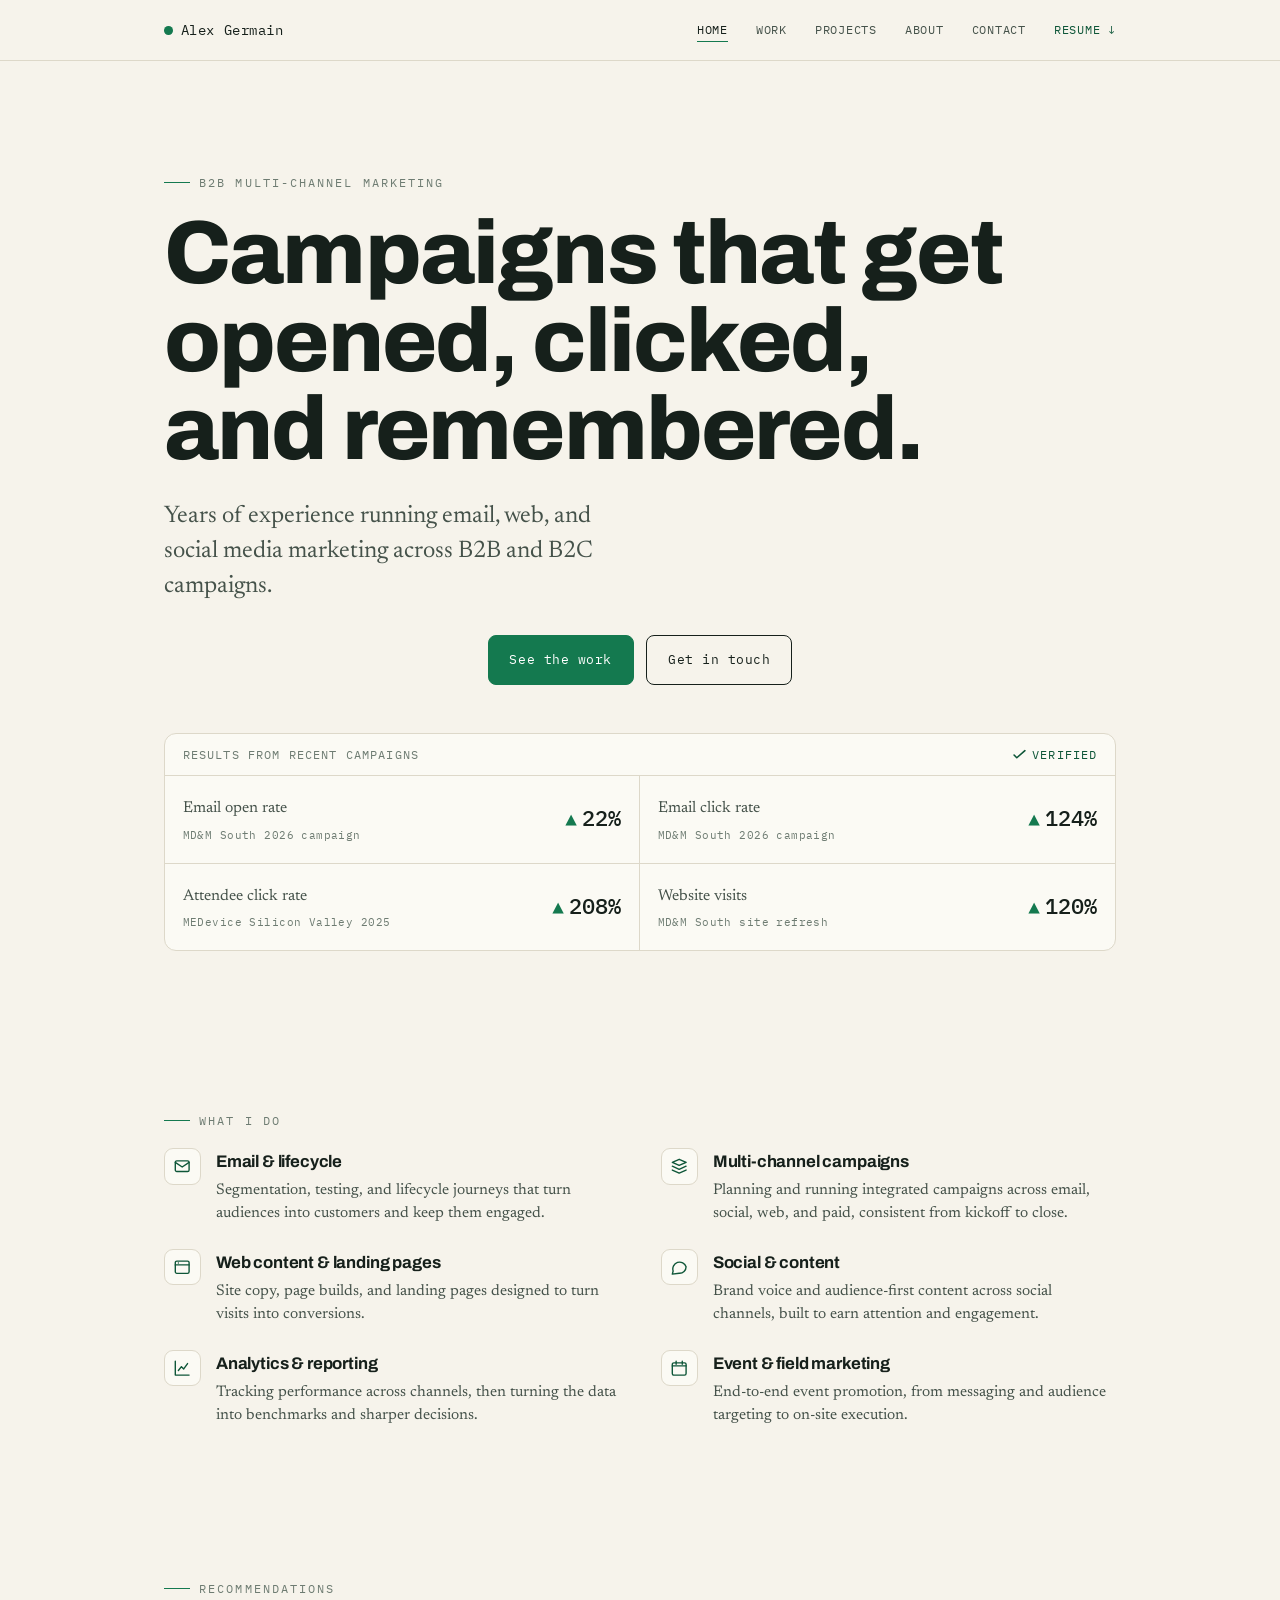
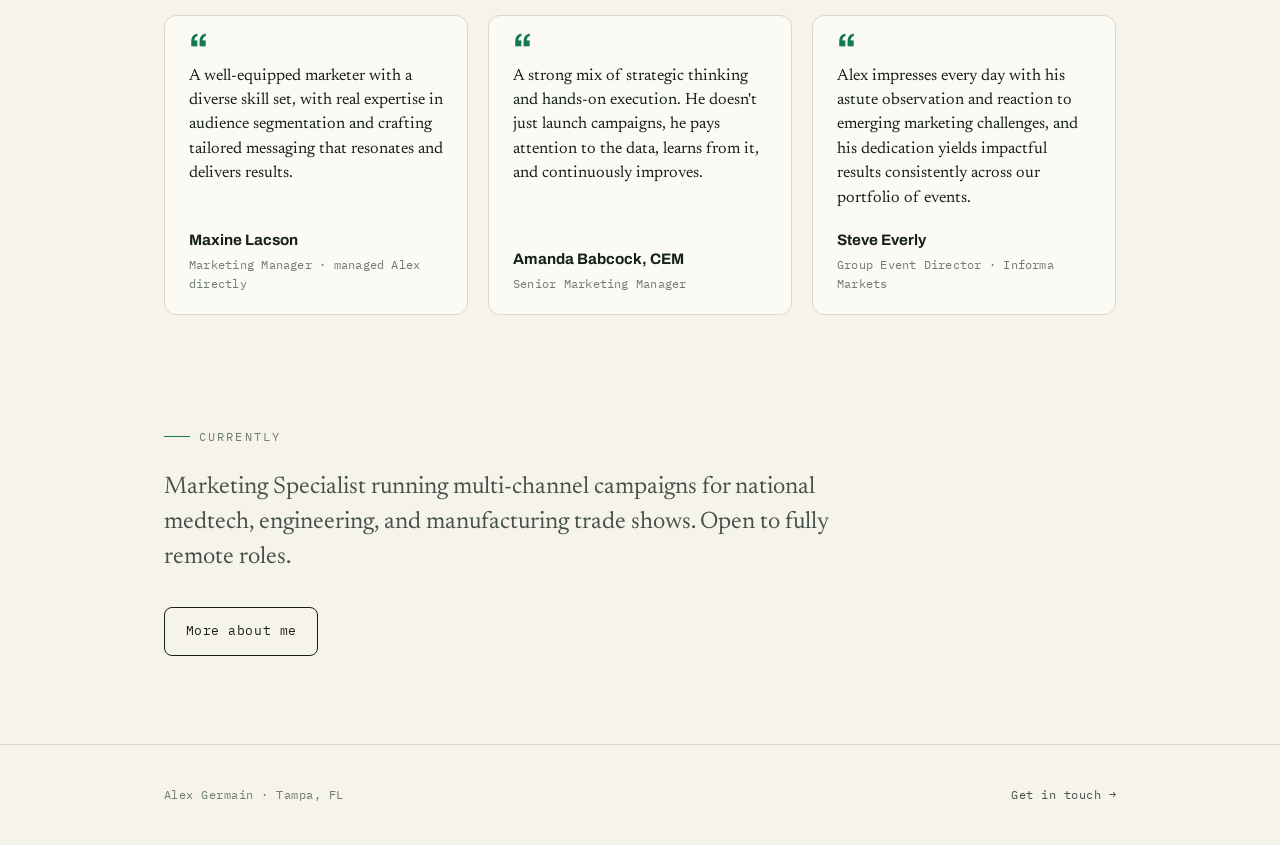
<file: index.html>
<!doctype html>
<html lang="en">
  <head>
    <meta charset="utf-8" />
    <script>document.documentElement.className = "js";</script>
    <meta name="viewport" content="width=device-width, initial-scale=1" />
    <title>Alex Germain — B2B Email & Lifecycle Marketing</title>
    <!-- Google tag (gtag.js) -->
    <script async src="https://www.googletagmanager.com/gtag/js?id=G-EXTMEH81E5"></script>
    <script>
      window.dataLayer = window.dataLayer || [];
      function gtag(){dataLayer.push(arguments);}
      gtag('js', new Date());
      gtag('config', 'G-EXTMEH81E5');
    </script>
    <meta
      name="description"
      content="Alex Germain is a B2B email and lifecycle marketing specialist. Campaigns that get opened, clicked, and remembered."
    />
    <link rel="preconnect" href="https://fonts.googleapis.com" />
    <link rel="preconnect" href="https://fonts.gstatic.com" crossorigin />
    <link
      href="https://fonts.googleapis.com/css2?family=Archivo:wght@600;700;800&family=Newsreader:ital,wght@0,400;0,500;1,400&family=IBM+Plex+Mono:wght@400;500&display=swap"
      rel="stylesheet"
    />
    <link rel="stylesheet" href="styles.css" />
  </head>
  <body>
    <header class="nav">
      <div class="wrap nav__inner">
        <a class="nav__brand" href="index.html">
          <span class="dot" aria-hidden="true"></span> Alex Germain
        </a>
        <button class="nav__toggle" aria-expanded="false" aria-controls="menu">
          Menu
        </button>
        <nav aria-label="Primary">
          <ul class="nav__links" id="menu">
            <li><a href="index.html" aria-current="page">Home</a></li>
            <li><a href="work.html">Work</a></li>
            <li><a href="projects.html">Projects</a></li>
            <li><a href="about.html">About</a></li>
            <li><a href="contact.html">Contact</a></li>
            <li><a class="nav__dl" href="Alex-Germain-Resume.pdf" download>Resume <span aria-hidden="true">&darr;</span></a></li>
          </ul>
        </nav>
      </div>
    </header>

    <main>
      <section class="hero">
        <div class="wrap">
          <p class="eyebrow">B2B Multi-Channel Marketing</p>
          <h1 class="display hero__name">
            Campaigns that get opened, clicked, and remembered.
          </h1>
          <p class="lede hero__thesis">
            Years of experience running email, web, and social media marketing
            across B2B and B2C campaigns.
          </p>
          <div class="btn-row btn-row--center">
            <a class="btn btn--solid" href="work.html">See the work</a>
            <a class="btn" href="contact.html">Get in touch</a>
          </div>

          <!-- Signature element: the results ledger -->
          <div class="ledger reveal" aria-label="Recent campaign results">
            <div class="ledger__head">
              <span>Results from recent campaigns</span>
              <span class="delivered">
                <svg width="13" height="13" viewBox="0 0 24 24" fill="none" aria-hidden="true">
                  <path d="M2 13l5 5L22 5" stroke="currentColor" stroke-width="3" stroke-linecap="round" stroke-linejoin="round"/>
                </svg>
                Verified
              </span>
            </div>
            <div class="ledger__rows">
              <div class="ledger__row">
                <div>
                  <span class="ledger__label">Email open rate</span>
                  <span class="ledger__ctx">MD&amp;M South 2026 campaign</span>
                </div>
                <span class="ledger__value"><span class="up">&#9650;</span> 22%</span>
              </div>
              <div class="ledger__row">
                <div>
                  <span class="ledger__label">Email click rate</span>
                  <span class="ledger__ctx">MD&amp;M South 2026 campaign</span>
                </div>
                <span class="ledger__value"><span class="up">&#9650;</span> 124%</span>
              </div>
              <div class="ledger__row">
                <div>
                  <span class="ledger__label">Attendee click rate</span>
                  <span class="ledger__ctx">MEDevice Silicon Valley 2025</span>
                </div>
                <span class="ledger__value"><span class="up">&#9650;</span> 208%</span>
              </div>
              <div class="ledger__row">
                <div>
                  <span class="ledger__label">Website visits</span>
                  <span class="ledger__ctx">MD&amp;M South site refresh</span>
                </div>
                <span class="ledger__value"><span class="up">&#9650;</span> 120%</span>
              </div>
            </div>
          </div>
        </div>
      </section>

      <section class="section">
        <div class="wrap">
          <p class="eyebrow">What I do</p>
          <ul class="caps reveal">
            <li>
              <span class="ic" aria-hidden="true">
                <svg viewBox="0 0 24 24" fill="none" stroke="currentColor" stroke-width="1.8" stroke-linecap="round" stroke-linejoin="round"><rect x="3" y="5" width="18" height="14" rx="2"/><path d="M3 7l9 6 9-6"/></svg>
              </span>
              <div>
                <h3>Email &amp; lifecycle</h3>
                <p>Segmentation, testing, and lifecycle journeys that turn audiences into customers and keep them engaged.</p>
              </div>
            </li>
            <li>
              <span class="ic" aria-hidden="true">
                <svg viewBox="0 0 24 24" fill="none" stroke="currentColor" stroke-width="1.8" stroke-linecap="round" stroke-linejoin="round"><path d="M12 3l9 4-9 4-9-4 9-4z"/><path d="M3 12l9 4 9-4"/><path d="M3 17l9 4 9-4"/></svg>
              </span>
              <div>
                <h3>Multi-channel campaigns</h3>
                <p>Planning and running integrated campaigns across email, social, web, and paid, consistent from kickoff to close.</p>
              </div>
            </li>
            <li>
              <span class="ic" aria-hidden="true">
                <svg viewBox="0 0 24 24" fill="none" stroke="currentColor" stroke-width="1.8" stroke-linecap="round" stroke-linejoin="round"><rect x="3" y="4" width="18" height="16" rx="2"/><path d="M3 9h18"/><path d="M7 6.5h.01"/></svg>
              </span>
              <div>
                <h3>Web content &amp; landing pages</h3>
                <p>Site copy, page builds, and landing pages designed to turn visits into conversions.</p>
              </div>
            </li>
            <li>
              <span class="ic" aria-hidden="true">
                <svg viewBox="0 0 24 24" fill="none" stroke="currentColor" stroke-width="1.8" stroke-linecap="round" stroke-linejoin="round"><path d="M21 11.5a8.4 8.4 0 0 1-9 8.4L3 21l1.1-4A8.4 8.4 0 1 1 21 11.5z"/></svg>
              </span>
              <div>
                <h3>Social &amp; content</h3>
                <p>Brand voice and audience-first content across social channels, built to earn attention and engagement.</p>
              </div>
            </li>
            <li>
              <span class="ic" aria-hidden="true">
                <svg viewBox="0 0 24 24" fill="none" stroke="currentColor" stroke-width="1.8" stroke-linecap="round" stroke-linejoin="round"><path d="M3 3v18h18"/><path d="M7 15l4-5 3 3 5-7"/></svg>
              </span>
              <div>
                <h3>Analytics &amp; reporting</h3>
                <p>Tracking performance across channels, then turning the data into benchmarks and sharper decisions.</p>
              </div>
            </li>
            <li>
              <span class="ic" aria-hidden="true">
                <svg viewBox="0 0 24 24" fill="none" stroke="currentColor" stroke-width="1.8" stroke-linecap="round" stroke-linejoin="round"><rect x="3" y="5" width="18" height="16" rx="2"/><path d="M3 9h18M8 3v4M16 3v4"/></svg>
              </span>
              <div>
                <h3>Event &amp; field marketing</h3>
                <p>End-to-end event promotion, from messaging and audience targeting to on-site execution.</p>
              </div>
            </li>
          </ul>
        </div>
      </section>

      <section class="section section--tight">
        <div class="wrap">
          <p class="eyebrow">Recommendations</p>
          <div class="quotes">
            <figure class="quote reveal">
              <blockquote>A well-equipped marketer with a diverse skill set, with real expertise in audience segmentation and crafting tailored messaging that resonates and delivers results.</blockquote>
              <figcaption>
                <span class="quote__name">Maxine Lacson</span>
                <span class="quote__role">Marketing Manager &middot; managed Alex directly</span>
              </figcaption>
            </figure>
            <figure class="quote reveal">
              <blockquote>A strong mix of strategic thinking and hands-on execution. He doesn't just launch campaigns, he pays attention to the data, learns from it, and continuously improves.</blockquote>
              <figcaption>
                <span class="quote__name">Amanda Babcock, CEM</span>
                <span class="quote__role">Senior Marketing Manager</span>
              </figcaption>
            </figure>
            <figure class="quote reveal">
              <blockquote>Alex impresses every day with his astute observation and reaction to emerging marketing challenges, and his dedication yields impactful results consistently across our portfolio of events.</blockquote>
              <figcaption>
                <span class="quote__name">Steve Everly</span>
                <span class="quote__role">Group Event Director &middot; Informa Markets</span>
              </figcaption>
            </figure>
          </div>
        </div>
      </section>

      <section class="section section--tight">
        <div class="wrap">
          <p class="eyebrow">Currently</p>
          <p class="lede" style="max-width: 52ch">
            Marketing Specialist running multi-channel campaigns for national
            medtech, engineering, and manufacturing trade shows. Open to fully
            remote roles.
          </p>
          <div class="btn-row">
            <a class="btn" href="about.html">More about me</a>
          </div>
        </div>
      </section>
    </main>

    <footer class="footer">
      <div class="wrap footer__inner">
        <span>Alex Germain &middot; Tampa, FL</span>
        <span><a href="contact.html">Get in touch &rarr;</a></span>
      </div>
    </footer>

    <script src="main.js"></script>
  </body>
</html>
</file>
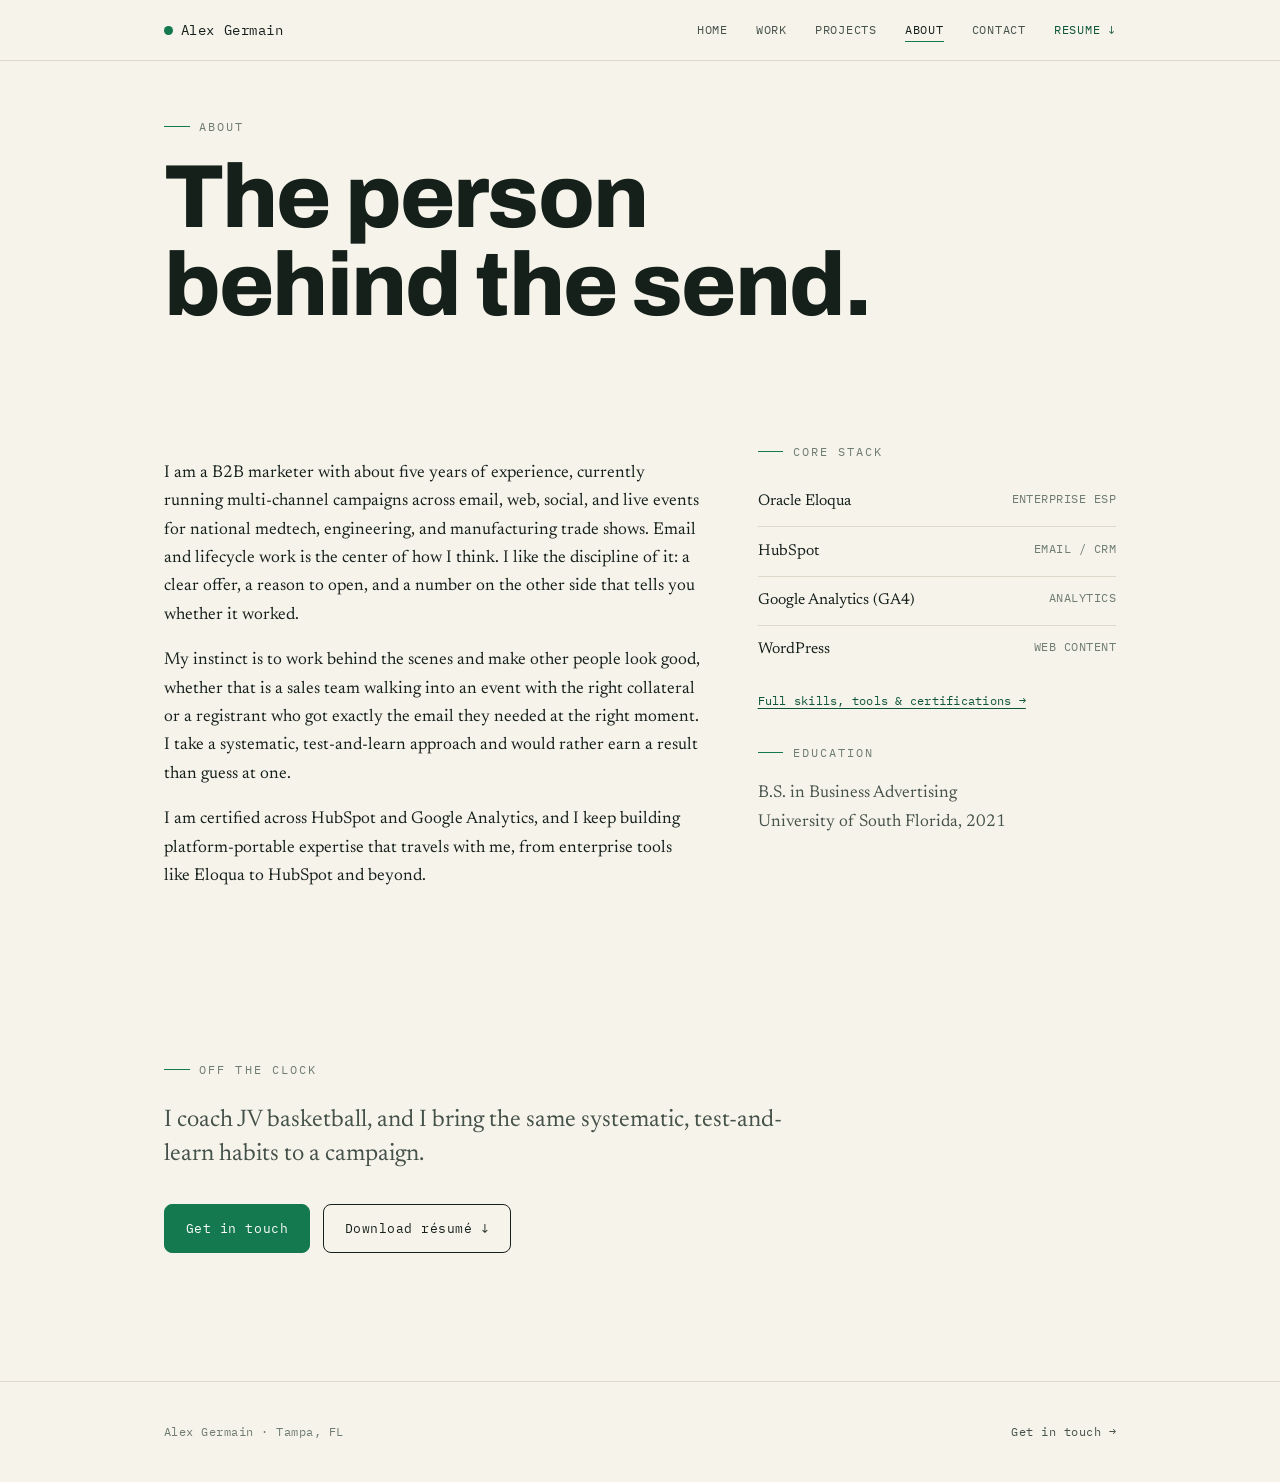
<file: about.html>
<!doctype html>
<html lang="en">
  <head>
    <meta charset="utf-8" />
    <script>document.documentElement.className = "js";</script>
    <meta name="viewport" content="width=device-width, initial-scale=1" />
    <title>About — Alex Germain</title>
    <!-- Google tag (gtag.js) -->
    <script async src="https://www.googletagmanager.com/gtag/js?id=G-EXTMEH81E5"></script>
    <script>
      window.dataLayer = window.dataLayer || [];
      function gtag(){dataLayer.push(arguments);}
      gtag('js', new Date());
      gtag('config', 'G-EXTMEH81E5');
    </script>
    <meta name="description" content="About Alex Germain, B2B email and lifecycle marketing specialist in Tampa, FL." />
    <link rel="preconnect" href="https://fonts.googleapis.com" />
    <link rel="preconnect" href="https://fonts.gstatic.com" crossorigin />
    <link
      href="https://fonts.googleapis.com/css2?family=Archivo:wght@600;700;800&family=Newsreader:ital,wght@0,400;0,500;1,400&family=IBM+Plex+Mono:wght@400;500&display=swap"
      rel="stylesheet"
    />
    <link rel="stylesheet" href="styles.css" />
  </head>
  <body>
    <header class="nav">
      <div class="wrap nav__inner">
        <a class="nav__brand" href="index.html">
          <span class="dot" aria-hidden="true"></span> Alex Germain
        </a>
        <button class="nav__toggle" aria-expanded="false" aria-controls="menu">
          Menu
        </button>
        <nav aria-label="Primary">
          <ul class="nav__links" id="menu">
            <li><a href="index.html">Home</a></li>
            <li><a href="work.html">Work</a></li>
            <li><a href="projects.html">Projects</a></li>
            <li><a href="about.html" aria-current="page">About</a></li>
            <li><a href="contact.html">Contact</a></li>
            <li><a class="nav__dl" href="Alex-Germain-Resume.pdf" download>Resume <span aria-hidden="true">&darr;</span></a></li>
          </ul>
        </nav>
      </div>
    </header>

    <main>
      <section class="section section--tight">
        <div class="wrap">
          <p class="eyebrow">About</p>
          <h1 class="display">The person<br />behind the send.</h1>
        </div>
      </section>

      <section class="wrap section--tight">
        <div class="about-grid">
          <div class="prose reveal">
            <p>
              I am a B2B marketer with about five years of experience, currently
              running multi-channel campaigns across email, web, social, and
              live events for national medtech, engineering, and manufacturing
              trade shows. Email and lifecycle work is the center of how I think. I like the discipline
              of it: a clear offer, a reason to open, and a number on the other
              side that tells you whether it worked.
            </p>
            <p>
              My instinct is to work behind the scenes and make other people
              look good, whether that is a sales team walking into an event with
              the right collateral or a registrant who got exactly the email
              they needed at the right moment. I take a systematic, test-and-learn
              approach and would rather earn a result than guess at one.
            </p>
            <p>
              I am certified across HubSpot and Google Analytics, and I keep
              building platform-portable expertise that travels with me, from
              enterprise tools like Eloqua to HubSpot and beyond.
            </p>
          </div>

          <aside class="reveal">
            <p class="eyebrow">Core stack</p>
            <ul class="toolbox">
              <li><span>Oracle Eloqua</span><span class="role">Enterprise ESP</span></li>
              <li><span>HubSpot</span><span class="role">Email / CRM</span></li>
              <li><span>Google Analytics (GA4)</span><span class="role">Analytics</span></li>
              <li><span>WordPress</span><span class="role">Web content</span></li>
            </ul>
            <p style="margin: 1rem 0 0; font-family: var(--mono); font-size: 0.78rem; letter-spacing: 0.02em">
              <a href="projects.html">Full skills, tools &amp; certifications &rarr;</a>
            </p>

            <p class="eyebrow" style="margin-top: 2rem">Education</p>
            <p style="margin: 0; color: var(--ink-soft)">
              B.S. in Business Advertising<br />
              University of South Florida, 2021
            </p>
          </aside>
        </div>
      </section>

      <section class="section">
        <div class="wrap">
          <p class="eyebrow">Off the clock</p>
          <p class="lede" style="max-width: 50ch">
            I coach JV basketball, and I bring the same systematic, test-and-learn
            habits to a campaign.
          </p>
          <div class="btn-row">
            <a class="btn btn--solid" href="contact.html">Get in touch</a>
            <a class="btn" href="Alex-Germain-Resume.pdf" download>Download r&eacute;sum&eacute; &darr;</a>
          </div>
        </div>
      </section>
    </main>

    <footer class="footer">
      <div class="wrap footer__inner">
        <span>Alex Germain &middot; Tampa, FL</span>
        <span><a href="contact.html">Get in touch &rarr;</a></span>
      </div>
    </footer>

    <script src="main.js"></script>
  </body>
</html>
</file>
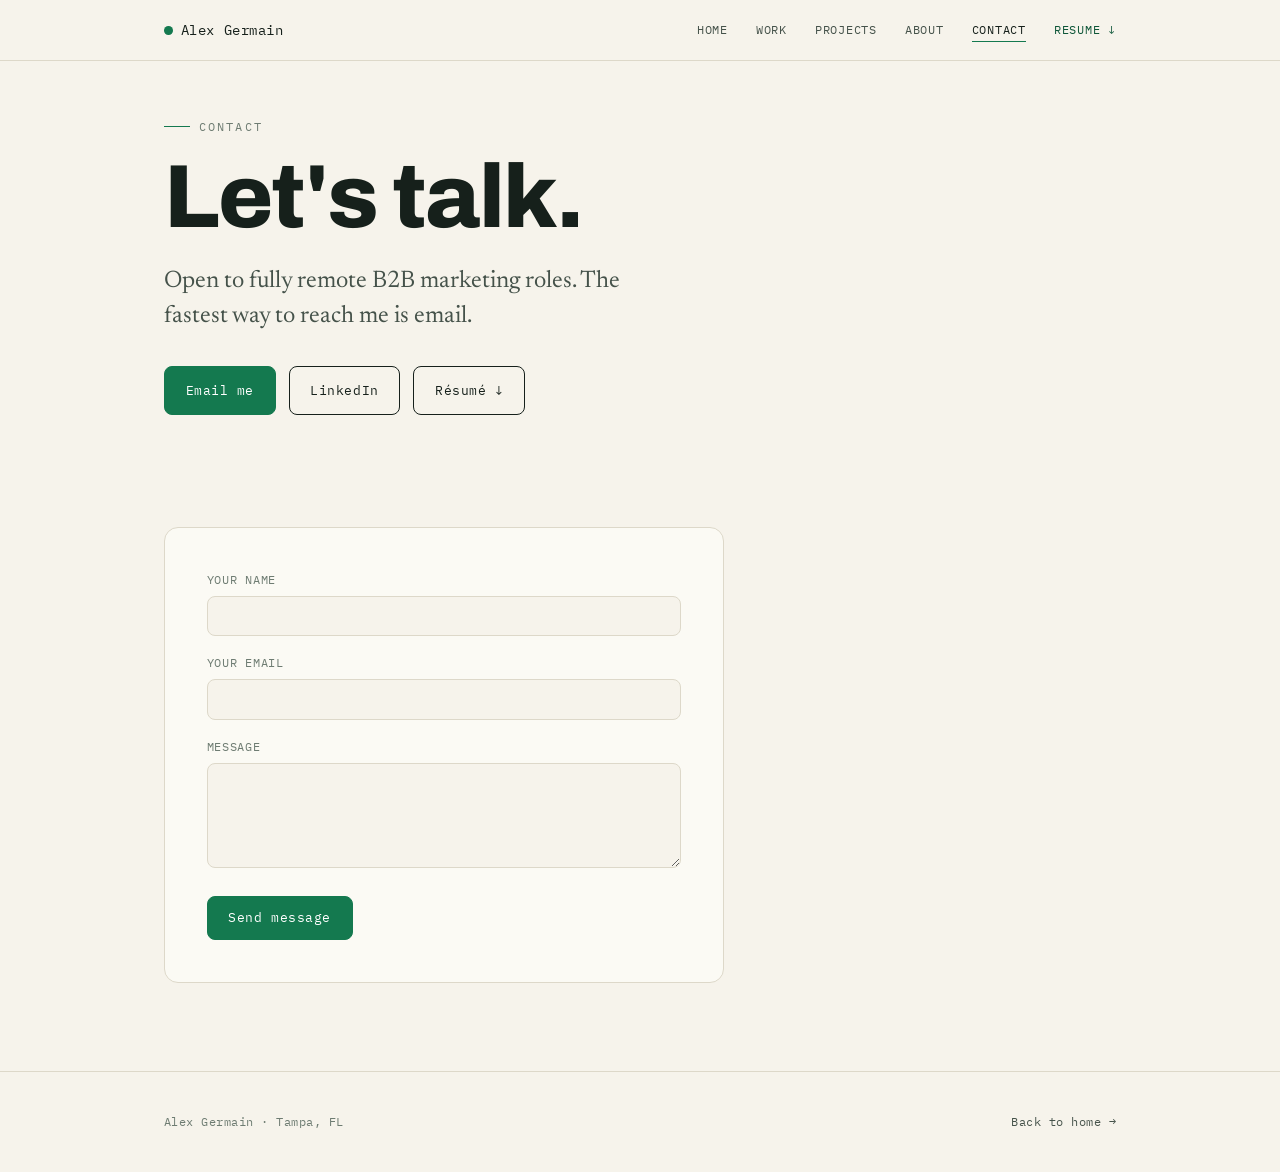
<file: contact.html>
<!doctype html>
<html lang="en">
  <head>
    <meta charset="utf-8" />
    <script>document.documentElement.className = "js";</script>
    <meta name="viewport" content="width=device-width, initial-scale=1" />
    <title>Contact — Alex Germain</title>
    <!-- Google tag (gtag.js) -->
    <script async src="https://www.googletagmanager.com/gtag/js?id=G-EXTMEH81E5"></script>
    <script>
      window.dataLayer = window.dataLayer || [];
      function gtag(){dataLayer.push(arguments);}
      gtag('js', new Date());
      gtag('config', 'G-EXTMEH81E5');
    </script>
    <meta name="description" content="Get in touch with Alex Germain." />
    <link rel="preconnect" href="https://fonts.googleapis.com" />
    <link rel="preconnect" href="https://fonts.gstatic.com" crossorigin />
    <link
      href="https://fonts.googleapis.com/css2?family=Archivo:wght@600;700;800&family=Newsreader:ital,wght@0,400;0,500;1,400&family=IBM+Plex+Mono:wght@400;500&display=swap"
      rel="stylesheet"
    />
    <link rel="stylesheet" href="styles.css" />
  </head>
  <body>
    <header class="nav">
      <div class="wrap nav__inner">
        <a class="nav__brand" href="index.html">
          <span class="dot" aria-hidden="true"></span> Alex Germain
        </a>
        <button class="nav__toggle" aria-expanded="false" aria-controls="menu">
          Menu
        </button>
        <nav aria-label="Primary">
          <ul class="nav__links" id="menu">
            <li><a href="index.html">Home</a></li>
            <li><a href="work.html">Work</a></li>
            <li><a href="projects.html">Projects</a></li>
            <li><a href="about.html">About</a></li>
            <li><a href="contact.html" aria-current="page">Contact</a></li>
            <li><a class="nav__dl" href="Alex-Germain-Resume.pdf" download>Resume <span aria-hidden="true">&darr;</span></a></li>
          </ul>
        </nav>
      </div>
    </header>

    <main>
      <section class="section section--tight">
        <div class="wrap">
          <p class="eyebrow">Contact</p>
          <h1 class="display">Let's talk.</h1>
          <p class="lede" style="margin-top: 1.4rem">
            Open to fully remote B2B marketing roles. The fastest way to reach
            me is email.
          </p>
          <div class="btn-row">
            <a class="btn btn--solid" href="mailto:alexge1234@gmail.com">Email me</a>
            <a class="btn" href="https://www.linkedin.com/in/alex-germain/" target="_blank" rel="noopener">LinkedIn</a>
            <a class="btn" href="Alex-Germain-Resume.pdf" download>R&eacute;sum&eacute; &darr;</a>
          </div>
        </div>
      </section>

      <section class="wrap section--tight">
        <!--
          ABOUT THIS FORM
          A static site cannot send email by itself, there is no server behind it.
          Two ways to make this form actually deliver messages, both free:

          1. EASIEST: leave the mailto button above as your only contact method
             and delete this whole <form> if you do not want a form.

          2. FREE FORM SERVICE: create a free account at formspree.io (or web3forms.com),
             paste the endpoint they give you into the form's "action" below,
             and the form will email submissions to you. No backend to manage.
             Replace YOUR_FORM_ID with the real id from your account.
        -->
        <form
          class="contact-card reveal"
          action="https://formspree.io/f/YOUR_FORM_ID"
          method="POST"
        >
          <label class="field">
            <span>Your name</span>
            <input type="text" name="name" autocomplete="name" required />
          </label>
          <label class="field">
            <span>Your email</span>
            <input type="email" name="email" autocomplete="email" required />
          </label>
          <label class="field">
            <span>Message</span>
            <textarea name="message" rows="5" required></textarea>
          </label>
          <button class="btn btn--solid" type="submit">Send message</button>
        </form>
      </section>
    </main>

    <footer class="footer">
      <div class="wrap footer__inner">
        <span>Alex Germain &middot; Tampa, FL</span>
        <span><a href="index.html">Back to home &rarr;</a></span>
      </div>
    </footer>

    <script src="main.js"></script>
  </body>
</html>
</file>
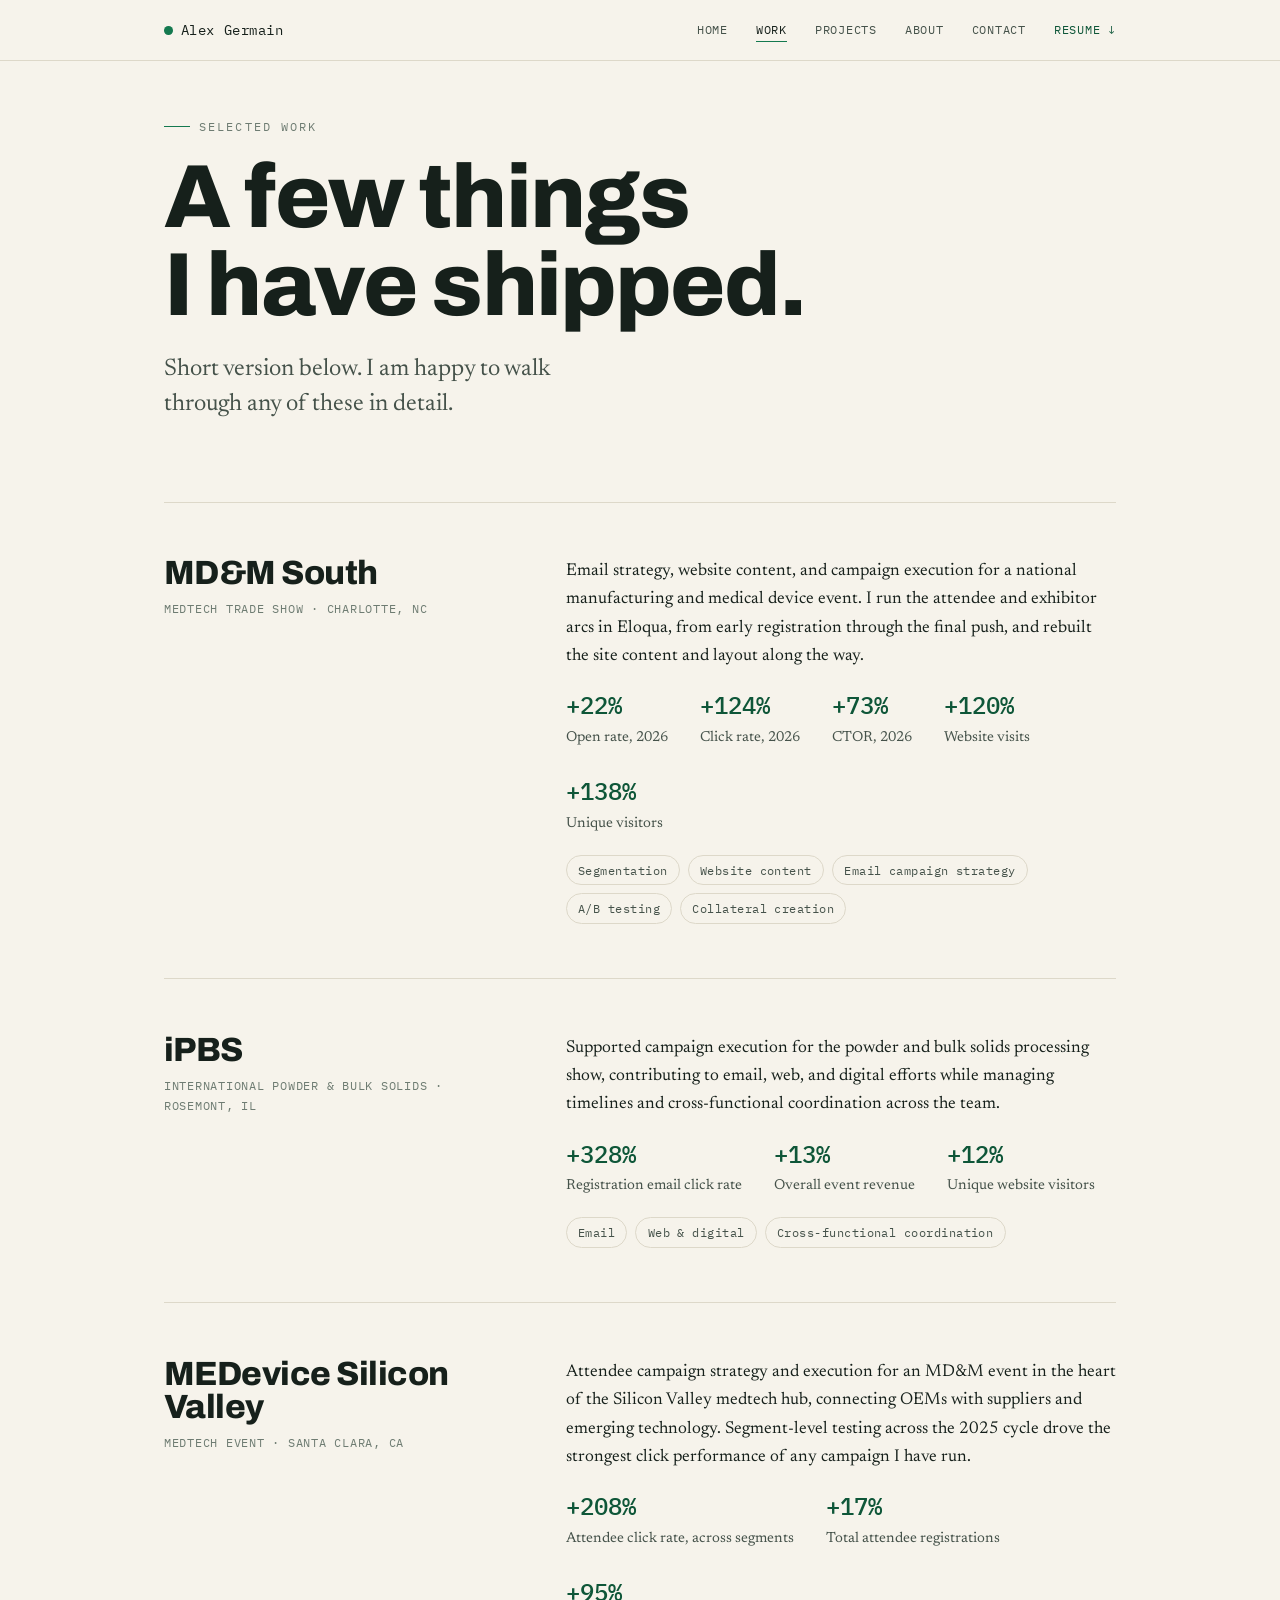
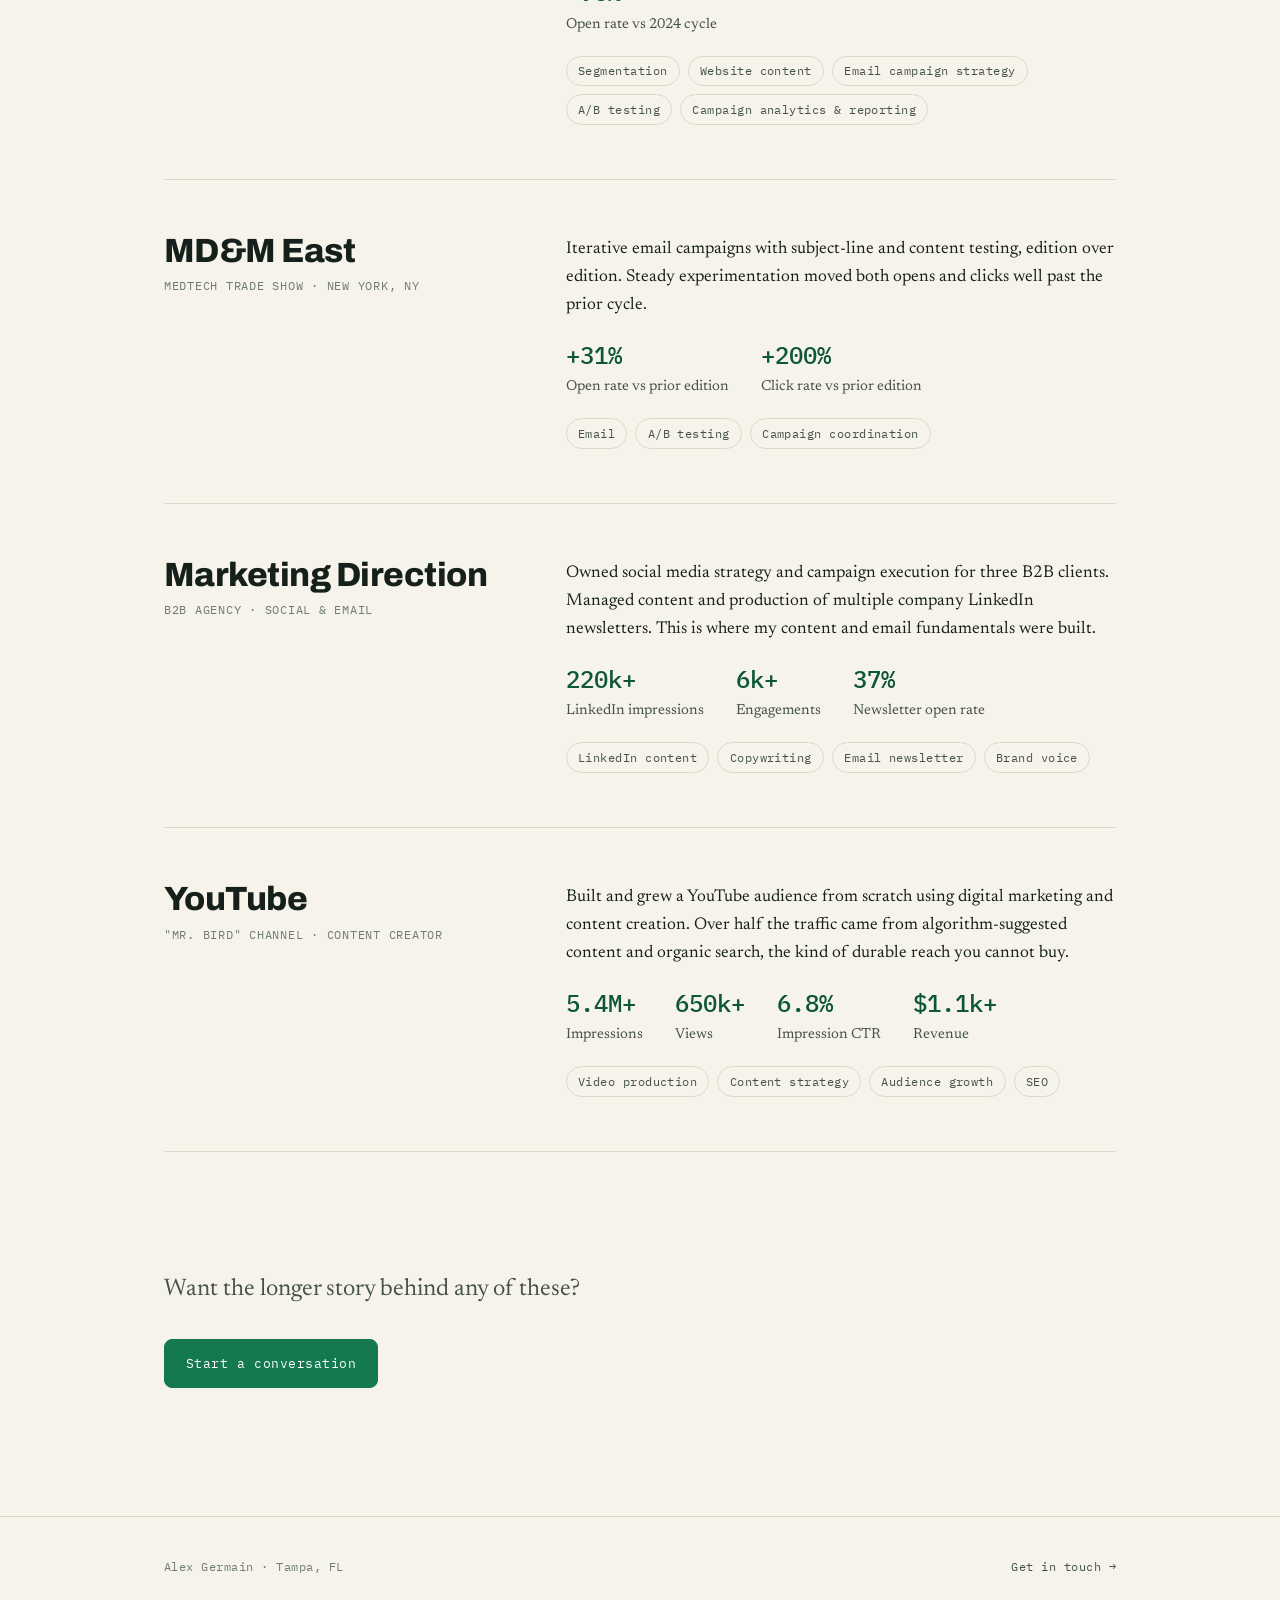
<file: work.html>
<!doctype html>
<html lang="en">
  <head>
    <meta charset="utf-8" />
    <script>document.documentElement.className = "js";</script>
    <meta name="viewport" content="width=device-width, initial-scale=1" />
    <title>Work — Alex Germain</title>
    <!-- Google tag (gtag.js) -->
    <script async src="https://www.googletagmanager.com/gtag/js?id=G-EXTMEH81E5"></script>
    <script>
      window.dataLayer = window.dataLayer || [];
      function gtag(){dataLayer.push(arguments);}
      gtag('js', new Date());
      gtag('config', 'G-EXTMEH81E5');
    </script>
    <meta name="description" content="Selected B2B marketing work by Alex Germain." />
    <link rel="preconnect" href="https://fonts.googleapis.com" />
    <link rel="preconnect" href="https://fonts.gstatic.com" crossorigin />
    <link
      href="https://fonts.googleapis.com/css2?family=Archivo:wght@600;700;800&family=Newsreader:ital,wght@0,400;0,500;1,400&family=IBM+Plex+Mono:wght@400;500&display=swap"
      rel="stylesheet"
    />
    <link rel="stylesheet" href="styles.css" />
  </head>
  <body>
    <header class="nav">
      <div class="wrap nav__inner">
        <a class="nav__brand" href="index.html">
          <span class="dot" aria-hidden="true"></span> Alex Germain
        </a>
        <button class="nav__toggle" aria-expanded="false" aria-controls="menu">
          Menu
        </button>
        <nav aria-label="Primary">
          <ul class="nav__links" id="menu">
            <li><a href="index.html">Home</a></li>
            <li><a href="work.html" aria-current="page">Work</a></li>
            <li><a href="projects.html">Projects</a></li>
            <li><a href="about.html">About</a></li>
            <li><a href="contact.html">Contact</a></li>
            <li><a class="nav__dl" href="Alex-Germain-Resume.pdf" download>Resume <span aria-hidden="true">&darr;</span></a></li>
          </ul>
        </nav>
      </div>
    </header>

    <main>
      <section class="section section--tight">
        <div class="wrap">
          <p class="eyebrow">Selected work</p>
          <h1 class="display">A few things<br />I have shipped.</h1>
          <p class="lede" style="margin-top: 1.4rem">
            Short version below. I am happy to walk through any of these in
            detail.
          </p>
        </div>
      </section>

      <section class="wrap">
        <!-- ENTRY 1 -->
        <article class="work reveal">
          <div class="work__meta">
            <h2 class="display" style="font-size: clamp(1.6rem, 3vw, 2.1rem)">
              MD&amp;M South
            </h2>
            <p class="place">Medtech trade show &middot; Charlotte, NC</p>
          </div>
          <div class="work__body">
            <p>
              Email strategy, website content, and campaign execution for a
              national manufacturing and medical device event. I run the
              attendee and exhibitor arcs in Eloqua, from early registration
              through the final push, and rebuilt the site content and layout
              along the way.
            </p>
            <ul class="stat-inline">
              <li><span class="n">+22%</span><span class="l">Open rate, 2026</span></li>
              <li><span class="n">+124%</span><span class="l">Click rate, 2026</span></li>
              <li><span class="n">+73%</span><span class="l">CTOR, 2026</span></li>
              <li><span class="n">+120%</span><span class="l">Website visits</span></li>
              <li><span class="n">+138%</span><span class="l">Unique visitors</span></li>
            </ul>
            <ul class="tags">
              <li>Segmentation</li>
              <li>Website content</li>
              <li>Email campaign strategy</li>
              <li>A/B testing</li>
              <li>Collateral creation</li>
            </ul>
          </div>
        </article>

        <!-- ENTRY 1b -->
        <article class="work reveal">
          <div class="work__meta">
            <h2 class="display" style="font-size: clamp(1.6rem, 3vw, 2.1rem)">
              iPBS
            </h2>
            <p class="place">International Powder &amp; Bulk Solids &middot; Rosemont, IL</p>
          </div>
          <div class="work__body">
            <p>
              Supported campaign execution for the powder and bulk solids
              processing show, contributing to email, web, and digital efforts
              while managing timelines and cross-functional coordination across
              the team.
            </p>
            <ul class="stat-inline">
              <li><span class="n">+328%</span><span class="l">Registration email click rate</span></li>
              <li><span class="n">+13%</span><span class="l">Overall event revenue</span></li>
              <li><span class="n">+12%</span><span class="l">Unique website visitors</span></li>
            </ul>
            <ul class="tags">
              <li>Email</li>
              <li>Web &amp; digital</li>
              <li>Cross-functional coordination</li>
            </ul>
          </div>
        </article>

        <!-- ENTRY 2 -->
        <article class="work reveal">
          <div class="work__meta">
            <h2 class="display" style="font-size: clamp(1.6rem, 3vw, 2.1rem)">
              MEDevice Silicon Valley
            </h2>
            <p class="place">Medtech event &middot; Santa Clara, CA</p>
          </div>
          <div class="work__body">
            <p>
              Attendee campaign strategy and execution for an MD&amp;M event in
              the heart of the Silicon Valley medtech hub, connecting OEMs with
              suppliers and emerging technology. Segment-level testing across the
              2025 cycle drove the strongest click performance of any campaign I
              have run.
            </p>
            <ul class="stat-inline">
              <li><span class="n">+208%</span><span class="l">Attendee click rate, across segments</span></li>
              <li><span class="n">+17%</span><span class="l">Total attendee registrations</span></li>
              <li><span class="n">+95%</span><span class="l">Open rate vs 2024 cycle</span></li>
            </ul>
            <ul class="tags">
              <li>Segmentation</li>
              <li>Website content</li>
              <li>Email campaign strategy</li>
              <li>A/B testing</li>
              <li>Campaign analytics &amp; reporting</li>
            </ul>
          </div>
        </article>

        <!-- ENTRY 3 -->
        <article class="work reveal">
          <div class="work__meta">
            <h2 class="display" style="font-size: clamp(1.6rem, 3vw, 2.1rem)">
              MD&amp;M East
            </h2>
            <p class="place">Medtech trade show &middot; New York, NY</p>
          </div>
          <div class="work__body">
            <p>
              Iterative email campaigns with subject-line and content testing,
              edition over edition. Steady experimentation moved both opens and
              clicks well past the prior cycle.
            </p>
            <ul class="stat-inline">
              <li><span class="n">+31%</span><span class="l">Open rate vs prior edition</span></li>
              <li><span class="n">+200%</span><span class="l">Click rate vs prior edition</span></li>
            </ul>
            <ul class="tags">
              <li>Email</li>
              <li>A/B testing</li>
              <li>Campaign coordination</li>
            </ul>
          </div>
        </article>

        <!-- ENTRY 4 -->
        <article class="work reveal">
          <div class="work__meta">
            <h2 class="display" style="font-size: clamp(1.6rem, 3vw, 2.1rem)">
              Marketing Direction
            </h2>
            <p class="place">B2B agency &middot; social &amp; email</p>
          </div>
          <div class="work__body">
            <p>
              Owned social media strategy and campaign execution for three B2B
              clients. Managed content and production of multiple company
              LinkedIn newsletters. This is where my content and email
              fundamentals were built.
            </p>
            <ul class="stat-inline">
              <li><span class="n">220k+</span><span class="l">LinkedIn impressions</span></li>
              <li><span class="n">6k+</span><span class="l">Engagements</span></li>
              <li><span class="n">37%</span><span class="l">Newsletter open rate</span></li>
            </ul>
            <ul class="tags">
              <li>LinkedIn content</li>
              <li>Copywriting</li>
              <li>Email newsletter</li>
              <li>Brand voice</li>
            </ul>
          </div>
        </article>

        <!-- ENTRY 5 -->
        <article class="work reveal">
          <div class="work__meta">
            <h2 class="display" style="font-size: clamp(1.6rem, 3vw, 2.1rem)">
              YouTube
            </h2>
            <p class="place">"Mr. Bird" channel &middot; content creator</p>
          </div>
          <div class="work__body">
            <p>
              Built and grew a YouTube audience from scratch using digital
              marketing and content creation. Over half the traffic came from
              algorithm-suggested content and organic search, the kind of
              durable reach you cannot buy.
            </p>
            <ul class="stat-inline">
              <li><span class="n">5.4M+</span><span class="l">Impressions</span></li>
              <li><span class="n">650k+</span><span class="l">Views</span></li>
              <li><span class="n">6.8%</span><span class="l">Impression CTR</span></li>
              <li><span class="n">$1.1k+</span><span class="l">Revenue</span></li>
            </ul>
            <ul class="tags">
              <li>Video production</li>
              <li>Content strategy</li>
              <li>Audience growth</li>
              <li>SEO</li>
            </ul>
          </div>
        </article>
      </section>

      <section class="section">
        <div class="wrap">
          <p class="lede" style="max-width: 46ch">
            Want the longer story behind any of these?
          </p>
          <div class="btn-row">
            <a class="btn btn--solid" href="contact.html">Start a conversation</a>
          </div>
        </div>
      </section>
    </main>

    <footer class="footer">
      <div class="wrap footer__inner">
        <span>Alex Germain &middot; Tampa, FL</span>
        <span><a href="contact.html">Get in touch &rarr;</a></span>
      </div>
    </footer>

    <script src="main.js"></script>
  </body>
</html>
</file>
<file: styles.css>
/* ============================================================
   Alex Germain — portfolio
   Design direction: "Read Receipt"
   A confident personal masthead for an email/lifecycle marketer.
   Type: Archivo (display) + Newsreader (body serif) + IBM Plex Mono (data)
   Accent: a growth green, used only for positive metrics and key marks,
   because this whole portfolio is a story about numbers going up.
   ============================================================ */

:root {
  --ink: #16201b;
  --ink-soft: #45524a;
  --sage: #6e7c72;
  --paper: #f6f3eb;
  --paper-2: #fbfaf4;
  --line: #ddd8c9;
  --green: #14794f;
  --green-deep: #0e5638;
  --green-tint: #e6efe7;

  --display: "Archivo", system-ui, sans-serif;
  --body: "Newsreader", Georgia, serif;
  --mono: "IBM Plex Mono", ui-monospace, monospace;

  --maxw: 1080px;
  --gutter: clamp(1.25rem, 5vw, 4rem);
}

*,
*::before,
*::after {
  box-sizing: border-box;
}

html {
  scroll-behavior: smooth;
}

body {
  margin: 0;
  background: var(--paper);
  color: var(--ink);
  font-family: var(--body);
  font-size: 1.075rem;
  line-height: 1.65;
  -webkit-font-smoothing: antialiased;
  text-rendering: optimizeLegibility;
}

img {
  max-width: 100%;
  display: block;
}

a {
  color: var(--green-deep);
  text-underline-offset: 3px;
  text-decoration-thickness: 1px;
}

/* ---- layout helpers ---- */
.wrap {
  width: 100%;
  max-width: var(--maxw);
  margin-inline: auto;
  padding-inline: var(--gutter);
}

.section {
  padding-block: clamp(3.5rem, 8vw, 6rem);
}

.section--tight {
  padding-block: clamp(2.5rem, 5vw, 3.5rem);
}

.eyebrow {
  font-family: var(--mono);
  font-size: 0.72rem;
  letter-spacing: 0.18em;
  text-transform: uppercase;
  color: var(--sage);
  margin: 0 0 1.1rem;
  display: flex;
  align-items: center;
  gap: 0.6rem;
}

.eyebrow::before {
  content: "";
  width: 1.6rem;
  height: 1px;
  background: var(--green);
  display: inline-block;
}

/* ---- type scale ---- */
.display {
  font-family: var(--display);
  font-weight: 800;
  line-height: 0.98;
  letter-spacing: -0.02em;
  margin: 0;
}

h1.display {
  font-size: clamp(2.9rem, 9vw, 5.6rem);
  text-wrap: balance;
}

h2.display {
  font-size: clamp(1.9rem, 4.5vw, 2.9rem);
  letter-spacing: -0.015em;
}

h3 {
  font-family: var(--display);
  font-weight: 700;
  font-size: 1.3rem;
  letter-spacing: -0.01em;
  margin: 0 0 0.4rem;
}

.lede {
  font-size: clamp(1.2rem, 2.4vw, 1.5rem);
  line-height: 1.45;
  color: var(--ink-soft);
  max-width: 36ch;
}

.prose p {
  max-width: 62ch;
}

/* ---- top navigation ---- */
.nav {
  position: sticky;
  top: 0;
  z-index: 40;
  background: color-mix(in srgb, var(--paper) 88%, transparent);
  backdrop-filter: blur(8px);
  border-bottom: 1px solid var(--line);
}

.nav__inner {
  display: flex;
  align-items: center;
  justify-content: space-between;
  padding-block: 1rem;
}

.nav__brand {
  font-family: var(--mono);
  font-size: 0.85rem;
  letter-spacing: 0.04em;
  color: var(--ink);
  text-decoration: none;
  display: inline-flex;
  align-items: center;
  gap: 0.5rem;
}

.nav__brand .dot {
  width: 0.55rem;
  height: 0.55rem;
  border-radius: 50%;
  background: var(--green);
  display: inline-block;
}

.nav__links {
  display: flex;
  gap: 1.75rem;
  list-style: none;
  margin: 0;
  padding: 0;
}

.nav__links a {
  font-family: var(--mono);
  font-size: 0.78rem;
  letter-spacing: 0.06em;
  text-transform: uppercase;
  color: var(--ink-soft);
  text-decoration: none;
  padding-block: 0.25rem;
  border-bottom: 1.5px solid transparent;
  transition: color 0.15s ease, border-color 0.15s ease;
}

.nav__links a:hover,
.nav__links a[aria-current="page"] {
  color: var(--ink);
  border-color: var(--green);
}

.nav__toggle {
  display: none;
  background: none;
  border: 1px solid var(--line);
  border-radius: 6px;
  padding: 0.45rem 0.6rem;
  font-family: var(--mono);
  font-size: 0.75rem;
  cursor: pointer;
  color: var(--ink);
}

/* ---- buttons ---- */
.btn {
  display: inline-flex;
  align-items: center;
  gap: 0.5rem;
  font-family: var(--mono);
  font-size: 0.82rem;
  letter-spacing: 0.04em;
  text-decoration: none;
  padding: 0.8rem 1.3rem;
  border-radius: 8px;
  border: 1.5px solid var(--ink);
  color: var(--ink);
  background: transparent;
  transition: transform 0.12s ease, background 0.15s ease, color 0.15s ease;
}

.btn:hover {
  transform: translateY(-1px);
}

.btn--solid {
  background: var(--green);
  border-color: var(--green);
  color: #fff;
}

.btn--solid:hover {
  background: var(--green-deep);
  border-color: var(--green-deep);
}

.btn-row {
  display: flex;
  flex-wrap: wrap;
  gap: 0.8rem;
  margin-top: 2rem;
}

/* ---- hero ---- */
.hero {
  padding-block: clamp(3.5rem, 9vw, 7rem) clamp(2.5rem, 6vw, 4rem);
}

.hero__name {
  margin-top: 0.4rem;
}

.hero__thesis {
  margin-top: 1.6rem;
}

/* ---- signature: the results ledger ---- */
.ledger {
  margin-top: 3rem;
  border: 1px solid var(--line);
  border-radius: 12px;
  background: var(--paper-2);
  overflow: hidden;
}

.ledger__head {
  display: flex;
  align-items: center;
  justify-content: space-between;
  padding: 0.7rem 1.1rem;
  border-bottom: 1px solid var(--line);
  font-family: var(--mono);
  font-size: 0.72rem;
  letter-spacing: 0.1em;
  text-transform: uppercase;
  color: var(--sage);
}

.ledger__head .delivered {
  color: var(--green-deep);
  display: inline-flex;
  align-items: center;
  gap: 0.4rem;
}

.ledger__rows {
  display: grid;
  grid-template-columns: repeat(2, 1fr);
}

.ledger__row {
  display: flex;
  align-items: baseline;
  justify-content: space-between;
  gap: 1rem;
  padding: 1.15rem 1.1rem;
  border-top: 1px solid var(--line);
}

.ledger__row:nth-child(-n + 2) {
  border-top: none;
}

.ledger__row:nth-child(odd) {
  border-right: 1px solid var(--line);
}

.ledger__label {
  font-family: var(--body);
  font-size: 0.98rem;
  color: var(--ink-soft);
  line-height: 1.3;
}

.ledger__value {
  font-family: var(--mono);
  font-weight: 500;
  font-size: 1.35rem;
  color: var(--ink);
  white-space: nowrap;
  display: inline-flex;
  align-items: center;
  gap: 0.35rem;
}

.ledger__value .up {
  color: var(--green);
  font-size: 0.9em;
}

/* ---- generic grid of cards ---- */
.grid {
  display: grid;
  gap: 1.25rem;
  grid-template-columns: repeat(auto-fit, minmax(260px, 1fr));
}

.card {
  border: 1px solid var(--line);
  border-radius: 12px;
  background: var(--paper-2);
  padding: 1.6rem 1.5rem;
}

.card .eyebrow {
  margin-bottom: 0.7rem;
}

.card p {
  margin: 0.5rem 0 0;
  color: var(--ink-soft);
}

/* ---- work entries ---- */
.work {
  border-top: 1px solid var(--line);
  padding-block: clamp(2.2rem, 5vw, 3.4rem);
  display: grid;
  grid-template-columns: minmax(0, 0.9fr) minmax(0, 1.4fr);
  gap: clamp(1.2rem, 4vw, 3rem);
}

.work:last-of-type {
  border-bottom: 1px solid var(--line);
}

.work__meta .place {
  font-family: var(--mono);
  font-size: 0.78rem;
  letter-spacing: 0.06em;
  text-transform: uppercase;
  color: var(--sage);
  margin: 0.5rem 0 0;
}

.work__body p {
  margin: 0 0 1rem;
  max-width: 58ch;
}

.tags {
  display: flex;
  flex-wrap: wrap;
  gap: 0.5rem;
  list-style: none;
  padding: 0;
  margin: 1.2rem 0 0;
}

.tags li {
  font-family: var(--mono);
  font-size: 0.72rem;
  letter-spacing: 0.04em;
  color: var(--ink-soft);
  border: 1px solid var(--line);
  border-radius: 999px;
  padding: 0.3rem 0.7rem;
  background: var(--paper);
}

.stat-inline {
  display: flex;
  flex-wrap: wrap;
  gap: 1.4rem 2rem;
  margin: 0.4rem 0 0;
  padding: 0;
  list-style: none;
}

.stat-inline li {
  display: flex;
  flex-direction: column;
}

.stat-inline .n {
  font-family: var(--mono);
  font-weight: 500;
  font-size: 1.5rem;
  color: var(--green-deep);
}

.stat-inline .l {
  font-size: 0.9rem;
  color: var(--ink-soft);
}

/* ---- about ---- */
.about-grid {
  display: grid;
  grid-template-columns: minmax(0, 1.5fr) minmax(0, 1fr);
  gap: clamp(1.5rem, 5vw, 3.5rem);
  align-items: start;
}

.toolbox {
  list-style: none;
  margin: 0;
  padding: 0;
}

.toolbox li {
  display: flex;
  justify-content: space-between;
  gap: 1rem;
  padding: 0.7rem 0;
  border-bottom: 1px solid var(--line);
  font-size: 0.98rem;
}

.toolbox li:last-child {
  border-bottom: none;
}

.toolbox .role {
  font-family: var(--mono);
  font-size: 0.72rem;
  letter-spacing: 0.04em;
  text-transform: uppercase;
  color: var(--sage);
  text-align: right;
}

/* ---- contact ---- */
.contact-card {
  border: 1px solid var(--line);
  border-radius: 14px;
  background: var(--paper-2);
  padding: clamp(1.6rem, 4vw, 2.6rem);
  max-width: 560px;
}

.field {
  display: block;
  margin-bottom: 1.1rem;
}

.field span {
  display: block;
  font-family: var(--mono);
  font-size: 0.74rem;
  letter-spacing: 0.06em;
  text-transform: uppercase;
  color: var(--sage);
  margin-bottom: 0.4rem;
}

.field input,
.field textarea {
  width: 100%;
  font-family: var(--body);
  font-size: 1rem;
  color: var(--ink);
  background: var(--paper);
  border: 1px solid var(--line);
  border-radius: 8px;
  padding: 0.7rem 0.85rem;
}

.field input:focus,
.field textarea:focus {
  outline: 2px solid var(--green);
  outline-offset: 1px;
  border-color: var(--green);
}

/* ---- footer ---- */
.footer {
  border-top: 1px solid var(--line);
  padding-block: 2.5rem;
  margin-top: 2rem;
}

.footer__inner {
  display: flex;
  flex-wrap: wrap;
  gap: 1rem;
  justify-content: space-between;
  align-items: center;
  font-family: var(--mono);
  font-size: 0.76rem;
  letter-spacing: 0.04em;
  color: var(--sage);
}

.footer a {
  color: var(--ink-soft);
  text-decoration: none;
}

.footer a:hover {
  color: var(--green-deep);
}

/* ---- scroll reveal (progressive enhancement) ---- */
.js .reveal {
  opacity: 0;
  transform: translateY(14px);
  transition: opacity 0.6s ease, transform 0.6s ease;
}

.js .reveal.is-in {
  opacity: 1;
  transform: none;
}

/* ---- focus visibility ---- */
:focus-visible {
  outline: 2px solid var(--green);
  outline-offset: 2px;
  border-radius: 3px;
}

/* ---- responsive ---- */
@media (max-width: 760px) {
  .nav__toggle {
    display: inline-block;
  }

  .nav__links {
    display: none;
    position: absolute;
    left: 0;
    right: 0;
    top: 100%;
    flex-direction: column;
    gap: 0;
    background: var(--paper);
    border-bottom: 1px solid var(--line);
    padding: 0.5rem var(--gutter) 1rem;
  }

  .nav__links.is-open {
    display: flex;
  }

  .nav__links a {
    padding-block: 0.8rem;
    border-bottom: 1px solid var(--line);
  }

  .work {
    grid-template-columns: 1fr;
  }

  .about-grid {
    grid-template-columns: 1fr;
  }

  .ledger__rows {
    grid-template-columns: 1fr;
  }

  .ledger__row:nth-child(2) {
    border-top: 1px solid var(--line);
  }

  .ledger__row:nth-child(odd) {
    border-right: none;
  }
}

@media (prefers-reduced-motion: reduce) {
  html {
    scroll-behavior: auto;
  }
  .js .reveal {
    opacity: 1;
    transform: none;
    transition: none;
  }
  .btn:hover {
    transform: none;
  }
}

/* ---- resume download link in nav ---- */
.nav__dl {
  color: var(--green-deep) !important;
}

.nav__dl:hover,
.nav__dl:focus-visible {
  border-color: var(--green) !important;
}

/* ---- project status pill ---- */
.status {
  display: inline-flex;
  align-items: center;
  gap: 0.45rem;
  font-family: var(--mono);
  font-size: 0.7rem;
  letter-spacing: 0.08em;
  text-transform: uppercase;
  color: var(--green-deep);
  background: var(--green-tint);
  border-radius: 999px;
  padding: 0.3rem 0.7rem;
  margin: 0 0 0.95rem;
}

.status .dot {
  width: 0.45rem;
  height: 0.45rem;
  border-radius: 50%;
  background: var(--green);
}

.status--idea {
  color: var(--sage);
  background: #eceae0;
}

.status--idea .dot {
  background: var(--sage);
}

.card__link {
  font-family: var(--mono);
  font-size: 0.78rem;
  letter-spacing: 0.03em;
  text-decoration: none;
  color: var(--green-deep);
  display: inline-block;
  margin-top: 1.1rem;
}

.card__link:hover {
  text-decoration: underline;
  text-underline-offset: 3px;
}

/* ---- centered button row (home hero) ---- */
.btn-row--center {
  justify-content: center;
}

/* ---- ledger context sub-label ---- */
.ledger__row {
  align-items: center;
}

.ledger__ctx {
  display: block;
  font-family: var(--mono);
  font-size: 0.66rem;
  letter-spacing: 0.04em;
  color: var(--sage);
  margin-top: 0.25rem;
}

/* ---- capabilities (what I do) icon list ---- */
.caps {
  list-style: none;
  margin: 0;
  padding: 0;
  display: grid;
  grid-template-columns: repeat(2, 1fr);
  gap: 1.5rem 2.6rem;
}

.caps li {
  display: flex;
  gap: 0.95rem;
  align-items: flex-start;
}

.caps .ic {
  flex: 0 0 auto;
  width: 2.3rem;
  height: 2.3rem;
  border: 1px solid var(--line);
  border-radius: 9px;
  display: grid;
  place-items: center;
  background: var(--paper-2);
  color: var(--green-deep);
}

.caps .ic svg {
  width: 1.15rem;
  height: 1.15rem;
}

.caps h3 {
  font-size: 1.05rem;
  margin: 0 0 0.2rem;
}

.caps p {
  margin: 0;
  color: var(--ink-soft);
  font-size: 0.96rem;
  line-height: 1.5;
}

/* ---- projects: section spacing ---- */
.proj-section {
  margin-top: clamp(2.5rem, 5vw, 3.5rem);
}

.proj-section:first-of-type {
  margin-top: 0;
}

.skill-tags {
  display: flex;
  flex-wrap: wrap;
  gap: 0.6rem;
  list-style: none;
  padding: 0;
  margin: 0;
}

.skill-tags li {
  font-family: var(--mono);
  font-size: 0.8rem;
  letter-spacing: 0.02em;
  color: var(--ink);
  border: 1px solid var(--line);
  border-radius: 8px;
  padding: 0.5rem 0.85rem;
  background: var(--paper-2);
}

.skill-tags li.is-tool {
  color: var(--green-deep);
  border-color: color-mix(in srgb, var(--green) 35%, var(--line));
}

@media (max-width: 760px) {
  .caps {
    grid-template-columns: 1fr;
  }
}

/* ---- portfolio sub-sections ---- */
.proj-sub {
  margin-top: 2.2rem;
}

.proj-sub__label {
  font-family: var(--mono);
  font-size: 0.74rem;
  letter-spacing: 0.08em;
  text-transform: uppercase;
  color: var(--green-deep);
  margin: 0 0 1rem;
}

.site-meta {
  font-family: var(--mono);
  font-size: 0.7rem;
  letter-spacing: 0.04em;
  color: var(--sage);
  margin: 0 0 0.5rem;
}

/* image slot for screenshots the user adds later */
.shot {
  display: block;
  aspect-ratio: 16 / 10;
  border: 1px dashed var(--line);
  border-radius: 8px;
  background: var(--paper);
  margin-bottom: 0.9rem;
  display: grid;
  place-items: center;
  font-family: var(--mono);
  font-size: 0.68rem;
  letter-spacing: 0.04em;
  color: var(--sage);
  text-align: center;
  padding: 0.5rem;
}

.shot img {
  width: 100%;
  height: 100%;
  object-fit: cover;
  border-radius: 8px;
}

/* ---- segmentation diagram ---- */
.seg {
  display: flex;
  align-items: stretch;
  gap: 1rem;
  margin-top: 1.4rem;
}

.seg__col {
  flex: 1;
  display: flex;
  flex-direction: column;
  gap: 1rem;
}

.seg__col--center {
  justify-content: center;
}

.seg__step {
  font-family: var(--mono);
  font-size: 0.72rem;
  letter-spacing: 0.08em;
  text-transform: uppercase;
  color: var(--green-deep);
}

.seg__group {
  border: 1px solid var(--line);
  border-radius: 10px;
  background: var(--paper-2);
  padding: 1rem 1.1rem;
}

.seg__group h4 {
  font-family: var(--display);
  font-weight: 700;
  font-size: 0.98rem;
  margin: 0 0 0.6rem;
}

.seg__group ul {
  margin: 0;
  padding: 0;
  list-style: none;
  display: flex;
  flex-direction: column;
  gap: 0.45rem;
}

.seg__group li {
  font-size: 0.91rem;
  color: var(--ink-soft);
  padding-left: 1rem;
  position: relative;
  line-height: 1.4;
}

.seg__group li::before {
  content: "";
  position: absolute;
  left: 0;
  top: 0.5em;
  width: 0.4rem;
  height: 0.4rem;
  border-radius: 50%;
  background: var(--green);
}

.seg__group p {
  margin: 0;
  font-size: 0.91rem;
  color: var(--ink-soft);
  line-height: 1.45;
}

.seg__arrow {
  align-self: center;
  flex: 0 0 auto;
  color: var(--sage);
  font-size: 1.5rem;
  line-height: 1;
}

.seg__db {
  border: 1.5px solid var(--green);
  background: var(--green-tint);
  border-radius: 10px;
  padding: 1.3rem 1rem;
  text-align: center;
  display: flex;
  flex-direction: column;
  align-items: center;
  gap: 0.5rem;
}

.seg__db svg {
  width: 2rem;
  height: 2rem;
  color: var(--green-deep);
}

.seg__db span {
  font-family: var(--display);
  font-weight: 700;
  font-size: 0.98rem;
  color: var(--ink);
}

.seg__db small {
  font-family: var(--mono);
  font-size: 0.66rem;
  color: var(--green-deep);
  letter-spacing: 0.03em;
}

.seg__note {
  font-size: 0.86rem;
  color: var(--sage);
  margin: 0;
  text-align: center;
  line-height: 1.45;
}

@media (max-width: 760px) {
  .seg {
    flex-direction: column;
  }
  .seg__arrow {
    transform: rotate(90deg);
  }
}

/* ---- certification badge ---- */
.cert-badge {
  width: 2.4rem;
  height: 2.4rem;
  border: 1px solid var(--line);
  border-radius: 9px;
  display: grid;
  place-items: center;
  background: var(--paper);
  color: var(--green-deep);
  margin-bottom: 0.9rem;
}

.cert-badge svg {
  width: 1.3rem;
  height: 1.3rem;
}

.cert-badge img {
  width: 1.6rem;
  height: 1.6rem;
  object-fit: contain;
}

/* ---- screenshot slot with image present ---- */
.shot.has-img {
  border-style: solid;
  padding: 0;
  overflow: hidden;
}

/* ---- emphasized capability tags ---- */
.skill-tags--lead {
  gap: 0.7rem;
}

.skill-tags--lead li {
  font-family: var(--display);
  font-weight: 600;
  font-size: 0.98rem;
  letter-spacing: -0.01em;
  color: var(--ink);
  background: var(--paper-2);
  border: 1px solid var(--line);
  border-radius: 9px;
  padding: 0.62rem 1rem;
}

.skill-tags--lead li.is-key {
  background: var(--green-tint);
  border-color: color-mix(in srgb, var(--green) 40%, var(--line));
  color: var(--green-deep);
}

.subhead {
  font-family: var(--mono);
  font-size: 0.74rem;
  letter-spacing: 0.08em;
  text-transform: uppercase;
  color: var(--sage);
  margin: 0 0 0.9rem;
}

/* ---- email gallery ---- */
.mail-grid {
  display: grid;
  grid-template-columns: repeat(auto-fill, minmax(280px, 1fr));
  gap: 1.25rem;
}

.mail-card {
  display: flex;
  flex-direction: column;
  border: 1px solid var(--line);
  border-radius: 12px;
  background: var(--paper-2);
  overflow: hidden;
  text-decoration: none;
  color: inherit;
  cursor: pointer;
  transition: transform 0.14s ease, box-shadow 0.14s ease, border-color 0.14s ease;
}

.mail-card:hover {
  transform: translateY(-2px);
  border-color: color-mix(in srgb, var(--green) 40%, var(--line));
  box-shadow: 0 10px 24px -16px rgba(20, 32, 27, 0.45);
}

.mail-shot {
  position: relative;
  width: 100%;
  height: 260px;
  overflow: hidden;
  background: #fff;
  border-bottom: 1px solid var(--line);
}

.mail-frame {
  width: 600px;
  height: 1300px;
  border: 0;
  transform-origin: top left;
  pointer-events: none;
  background: #fff;
}

.mail-shot__fade {
  position: absolute;
  left: 0;
  right: 0;
  bottom: 0;
  height: 70px;
  background: linear-gradient(to bottom, rgba(251, 250, 244, 0), var(--paper-2));
  pointer-events: none;
}

.mail-card__body {
  padding: 1rem 1.1rem 1.15rem;
  display: flex;
  flex-direction: column;
  gap: 0.4rem;
}

.mail-card__tag {
  font-family: var(--mono);
  font-size: 0.7rem;
  letter-spacing: 0.05em;
  text-transform: uppercase;
  color: var(--green-deep);
}

.mail-card__subj {
  font-family: var(--display);
  font-weight: 700;
  font-size: 1.02rem;
  line-height: 1.25;
  margin: 0;
  color: var(--ink);
}

.mail-card__cta {
  font-family: var(--mono);
  font-size: 0.76rem;
  color: var(--sage);
  margin-top: 0.25rem;
}

.mail-card:hover .mail-card__cta {
  color: var(--green-deep);
}

/* ---- testimonials ---- */
.quotes {
  display: grid;
  grid-template-columns: repeat(auto-fit, minmax(290px, 1fr));
  gap: 1.25rem;
}

.quote-card {
  border: 1px solid var(--line);
  border-radius: 12px;
  background: var(--paper-2);
  padding: 1.6rem 1.5rem;
  display: flex;
  flex-direction: column;
  gap: 1rem;
}

.quote-card__mark {
  font-family: var(--display);
  font-weight: 800;
  font-size: 2.4rem;
  line-height: 0.5;
  color: var(--green);
  height: 1rem;
}

.quote-card__text {
  font-family: var(--body);
  font-size: 1.02rem;
  line-height: 1.55;
  color: var(--ink);
  margin: 0;
}

.quote-card__who {
  margin-top: auto;
  padding-top: 0.4rem;
}

.quote-card__name {
  font-family: var(--display);
  font-weight: 700;
  font-size: 0.98rem;
  color: var(--ink);
  display: block;
}

.quote-card__role {
  font-family: var(--mono);
  font-size: 0.71rem;
  letter-spacing: 0.02em;
  color: var(--sage);
  display: block;
  margin-top: 0.25rem;
  line-height: 1.45;
}

/* ---- video embeds ---- */
.video-grid {
  display: grid;
  grid-template-columns: repeat(auto-fit, minmax(280px, 1fr));
  gap: 1.25rem;
}

.video-embed {
  position: relative;
  width: 100%;
  aspect-ratio: 16 / 9;
  border: 1px solid var(--line);
  border-radius: 12px;
  overflow: hidden;
  background: #000;
}

.video-embed iframe {
  position: absolute;
  inset: 0;
  width: 100%;
  height: 100%;
  border: 0;
}

/* ---- generic bullets inside cards ---- */
.bullets {
  margin: 0.5rem 0 0;
  padding: 0;
  list-style: none;
  display: flex;
  flex-direction: column;
  gap: 0.5rem;
}

.bullets li {
  position: relative;
  padding-left: 1rem;
  font-size: 0.92rem;
  color: var(--ink-soft);
  line-height: 1.45;
}

.bullets li::before {
  content: "";
  position: absolute;
  left: 0;
  top: 0.55em;
  width: 0.4rem;
  height: 0.4rem;
  border-radius: 50%;
  background: var(--green);
}

/* ---- testimonials ---- */
.quotes {
  display: grid;
  grid-template-columns: repeat(auto-fit, minmax(280px, 1fr));
  gap: 1.25rem;
  margin-top: 0.5rem;
}

.quote {
  margin: 0;
  border: 1px solid var(--line);
  border-radius: 12px;
  background: var(--paper-2);
  padding: 1.5rem 1.5rem 1.3rem;
  display: flex;
  flex-direction: column;
}

.quote blockquote {
  margin: 0 0 1.1rem;
  font-size: 1.02rem;
  line-height: 1.5;
  color: var(--ink);
}

.quote blockquote::before {
  content: "\201C";
  display: block;
  font-family: var(--display);
  font-weight: 800;
  font-size: 2.4rem;
  line-height: 0.4;
  color: var(--green);
  margin-bottom: 0.5rem;
}

.quote figcaption {
  margin-top: auto;
  display: flex;
  flex-direction: column;
  gap: 0.15rem;
}

.quote__name {
  font-family: var(--display);
  font-weight: 700;
  font-size: 0.95rem;
  color: var(--ink);
}

.quote__role {
  font-family: var(--mono);
  font-size: 0.72rem;
  letter-spacing: 0.02em;
  color: var(--sage);
}

/* ---- video gallery ---- */
.video-grid {
  display: grid;
  grid-template-columns: repeat(auto-fit, minmax(280px, 1fr));
  gap: 1.25rem;
}

.video {
  position: relative;
  aspect-ratio: 16 / 9;
  border: 1px solid var(--line);
  border-radius: 12px;
  overflow: hidden;
  background: #000;
}

.video iframe {
  position: absolute;
  inset: 0;
  width: 100%;
  height: 100%;
  border: 0;
}

/* ---- analytics report block ---- */
.report {
  display: grid;
  grid-template-columns: repeat(auto-fit, minmax(240px, 1fr));
  gap: 0;
  padding: 0;
  overflow: hidden;
}

.report__group {
  padding: 1.3rem 1.4rem;
  border-top: 1px solid var(--line);
  border-right: 1px solid var(--line);
}

.report__group h4 {
  font-family: var(--mono);
  font-size: 0.72rem;
  letter-spacing: 0.06em;
  text-transform: uppercase;
  color: var(--green-deep);
  margin: 0 0 0.6rem;
}

.report__group p {
  margin: 0;
  font-size: 0.93rem;
  line-height: 1.5;
  color: var(--ink-soft);
}
</file>
